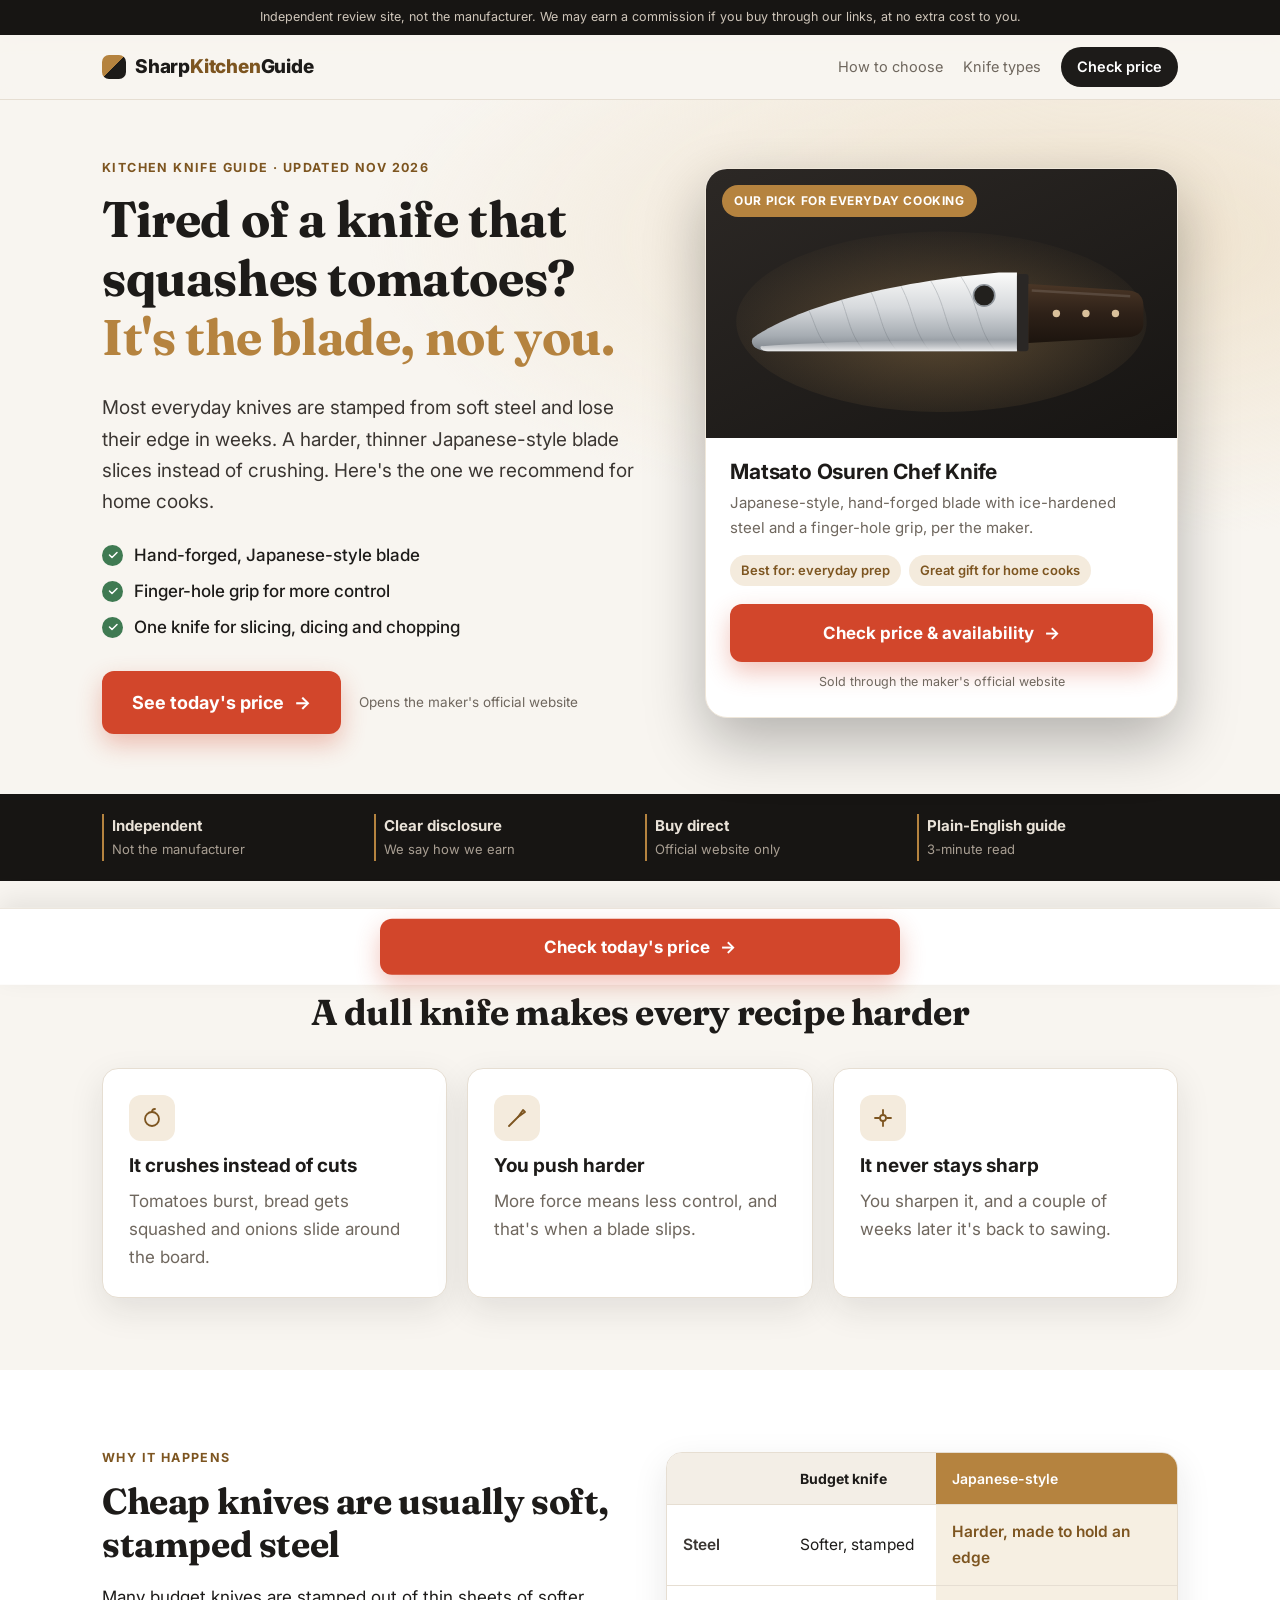
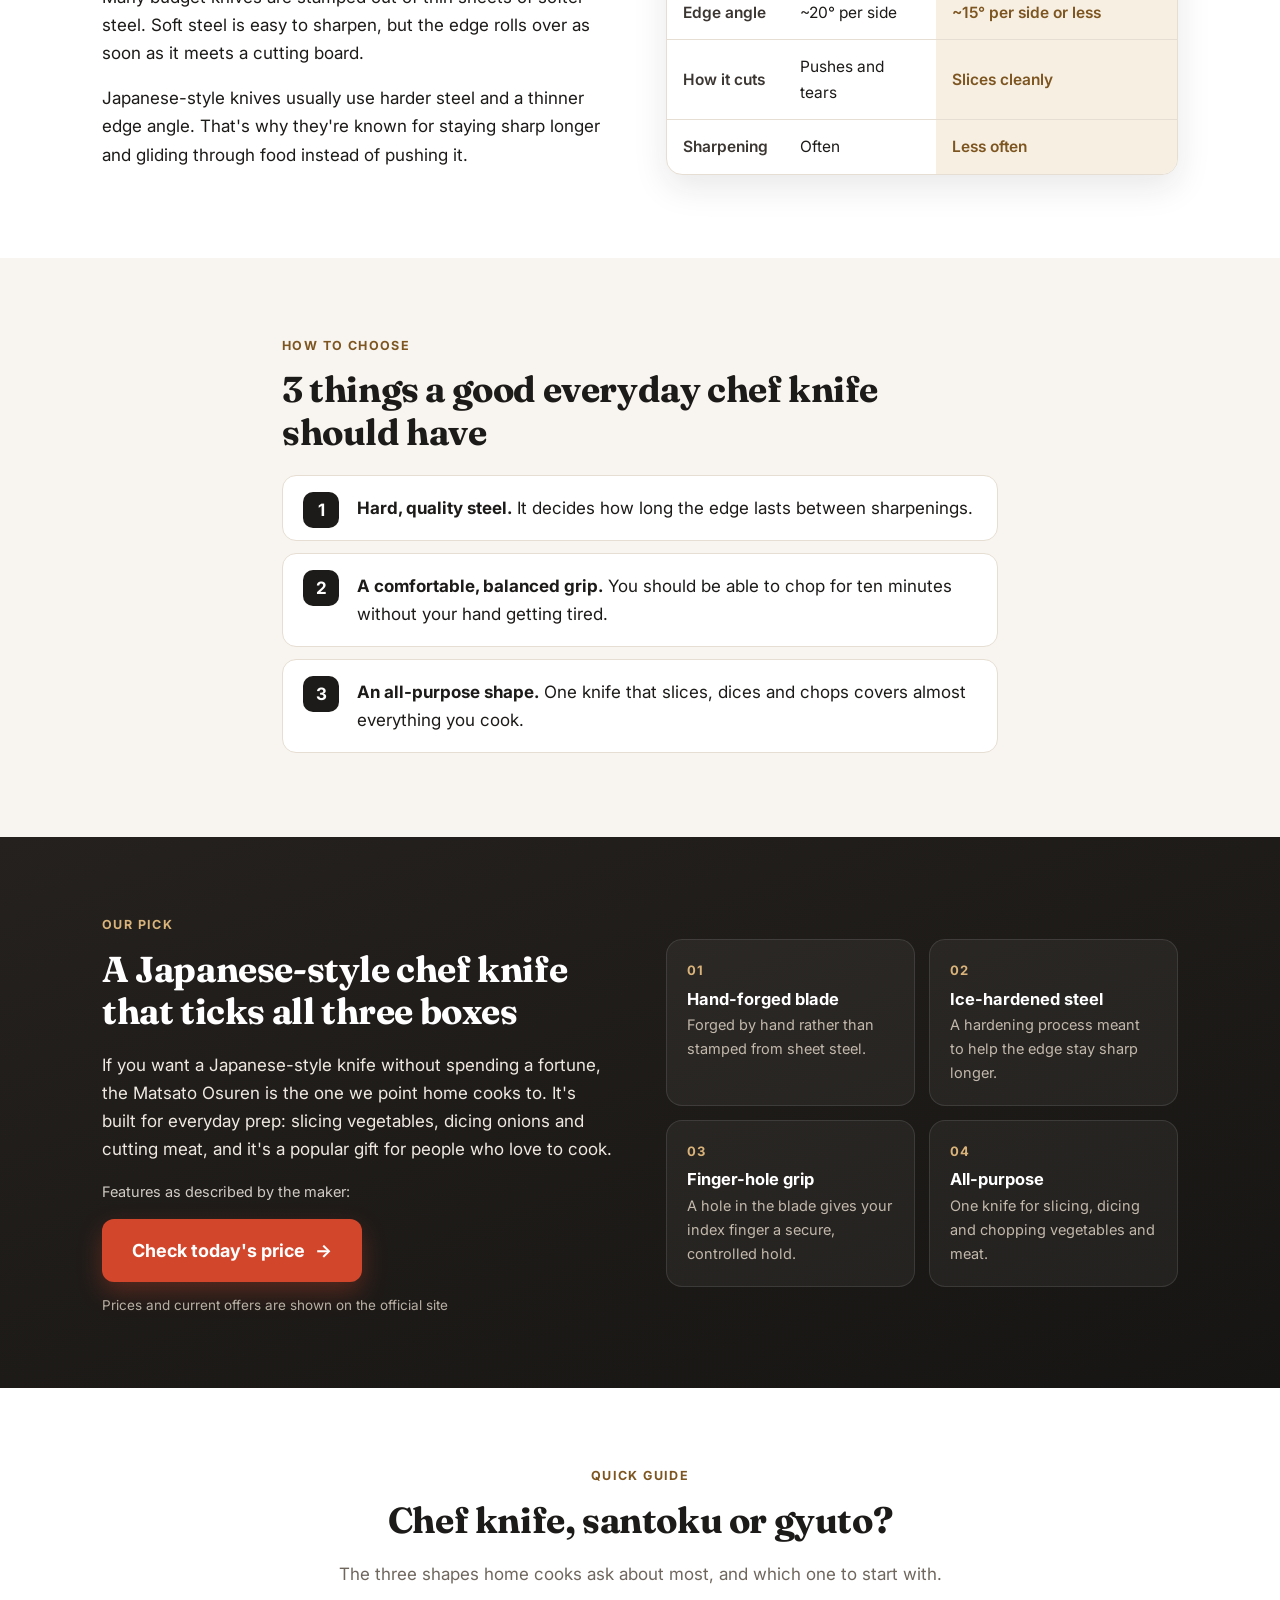
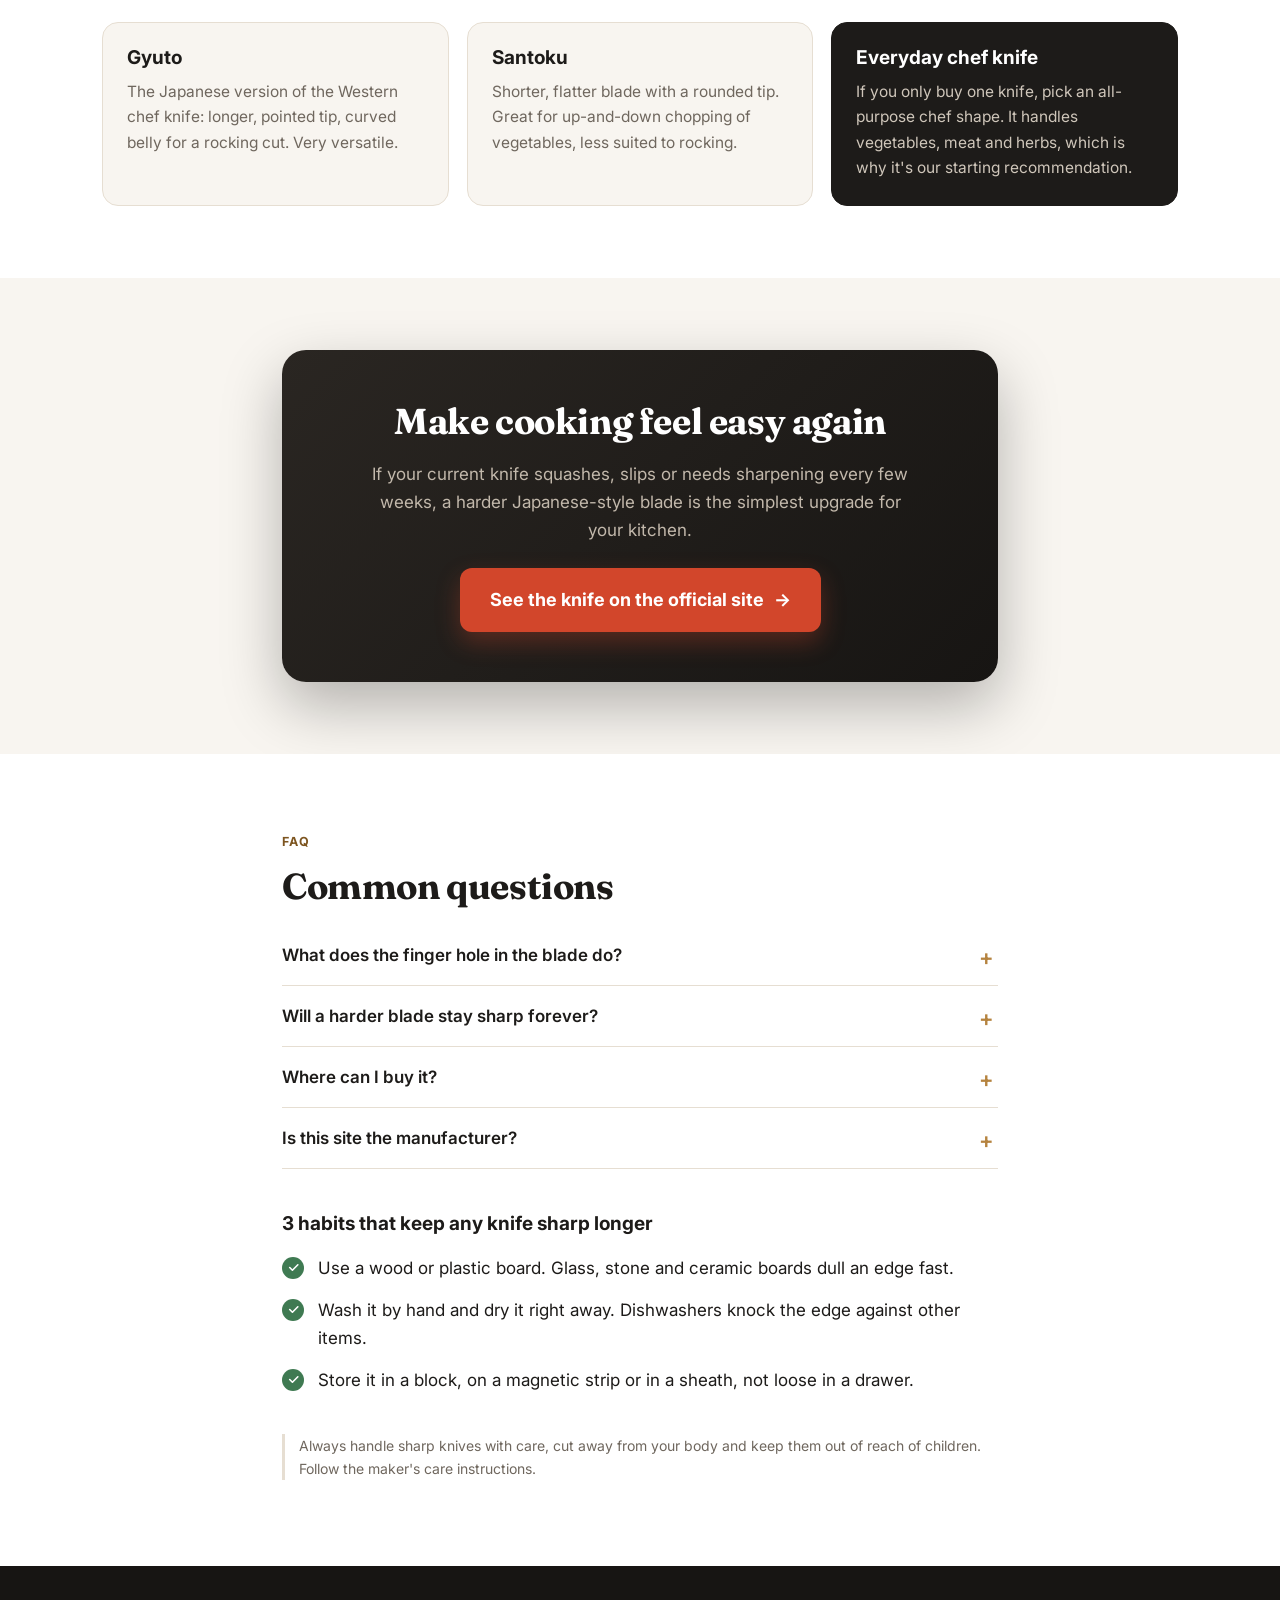
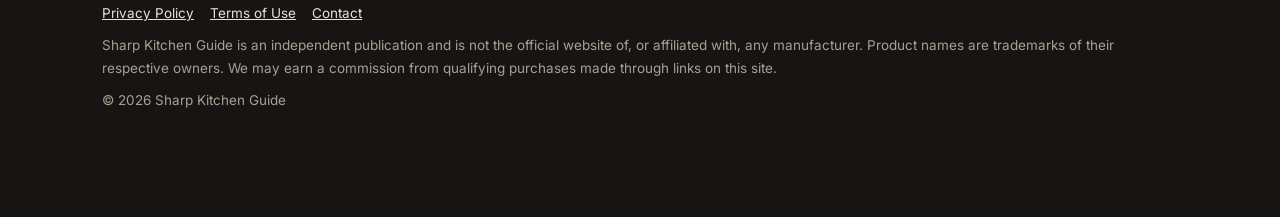
<file: index.html>
<!DOCTYPE html>
<html lang="en">
<head>
<meta charset="utf-8">
<meta name="viewport" content="width=device-width, initial-scale=1">
<title>Tired of a Dull Kitchen Knife? Our Japanese-Style Chef Knife Pick (2026) | Sharp Kitchen Guide</title>
<meta name="description" content="Why kitchen knives go dull, how to choose a chef knife that holds its edge, chef knife vs santoku vs gyuto, and the Japanese-style knife we recommend for everyday cooking.">
<link rel="preconnect" href="https://fonts.googleapis.com">
<link rel="preconnect" href="https://fonts.gstatic.com" crossorigin>
<link href="https://fonts.googleapis.com/css2?family=Inter:wght@400;500;600;700&family=Fraunces:opsz,wght@9..144,600;9..144,700&display=swap" rel="stylesheet">
<link rel="stylesheet" href="styles.css?v=2">
<!-- Google tag (gtag.js) - Google Ads -->
<script async src="https://www.googletagmanager.com/gtag/js?id=AW-18559777099"></script>
<script>
  window.dataLayer = window.dataLayer || [];
  function gtag(){dataLayer.push(arguments);}
  gtag('js', new Date());
  gtag('config', 'AW-18559777099');
</script>
</head>
<body>

<div class="topbar">Independent review site, not the manufacturer. We may earn a commission if you buy through our links, at no extra cost to you.</div>

<header class="site">
  <div class="wrap">
    <a class="logo" href="index.html"><span class="dot"></span><span class="name">Sharp<span>Kitchen</span>Guide</span></a>
    <nav>
      <a class="hide-m" href="#choose">How to choose</a>
      <a class="hide-m" href="#types">Knife types</a>
      <a class="nav-cta" href="https://hop.clickbank.net/?affiliate=adomnia&amp;vendor=MATSATOPRO" rel="sponsored nofollow noopener" target="_blank">Check price</a>
    </nav>
  </div>
</header>

<!-- HERO -->
<section class="hero">
  <div class="wrap hero-grid">
    <div class="hero-copy">
      <span class="eyebrow">Kitchen knife guide · Updated Nov 2026</span>
      <h1>Tired of a knife that squashes tomatoes? <em>It's the blade, not you.</em></h1>
      <p class="lead">Most everyday knives are stamped from soft steel and lose their edge in weeks. A harder, thinner Japanese-style blade slices instead of crushing. Here's the one we recommend for home cooks.</p>
      <ul class="ticks">
        <li>Hand-forged, Japanese-style blade</li>
        <li>Finger-hole grip for more control</li>
        <li>One knife for slicing, dicing and chopping</li>
      </ul>
      <div class="cta-row">
        <a class="btn" href="https://hop.clickbank.net/?affiliate=adomnia&amp;vendor=MATSATOPRO" rel="sponsored nofollow noopener" target="_blank">See today's price <span class="arr">→</span></a>
        <span class="cta-sub">Opens the maker's official website</span>
      </div>
    </div>

    <!-- Pick card -->
    <a class="pick" href="https://hop.clickbank.net/?affiliate=adomnia&amp;vendor=MATSATOPRO" rel="sponsored nofollow noopener" target="_blank" aria-label="Our pick: see today's price on the official website">
      <span class="pick-badge">Our pick for everyday cooking</span>
      <div class="pick-art" aria-hidden="true">
        <svg viewBox="0 0 520 240" xmlns="http://www.w3.org/2000/svg">
          <defs>
            <linearGradient id="steel" x1="0" y1="0" x2="0" y2="1">
              <stop offset="0" stop-color="#fbfbfa"/><stop offset=".45" stop-color="#d6d9dc"/><stop offset=".8" stop-color="#a7adb3"/><stop offset="1" stop-color="#7d838a"/>
            </linearGradient>
            <linearGradient id="edge" x1="0" y1="0" x2="0" y2="1">
              <stop offset="0" stop-color="#ffffff" stop-opacity=".0"/><stop offset="1" stop-color="#ffffff" stop-opacity=".85"/>
            </linearGradient>
            <linearGradient id="handle" x1="0" y1="0" x2="0" y2="1">
              <stop offset="0" stop-color="#4a3626"/><stop offset=".5" stop-color="#2e2118"/><stop offset="1" stop-color="#1c140e"/>
            </linearGradient>
            <radialGradient id="glow" cx=".5" cy=".55" r=".6">
              <stop offset="0" stop-color="#c79a5b" stop-opacity=".35"/><stop offset="1" stop-color="#c79a5b" stop-opacity="0"/>
            </radialGradient>
            <clipPath id="bladeClip"><path d="M30 150 C 60 128, 150 86, 330 70 L 352 70 L 352 166 L 52 166 C 36 166, 26 160, 30 150 Z"/></clipPath>
          </defs>
          <ellipse cx="260" cy="130" rx="250" ry="110" fill="url(#glow)"/>
          <!-- blade -->
          <path d="M30 150 C 60 128, 150 86, 330 70 L 352 70 L 352 166 L 52 166 C 36 166, 26 160, 30 150 Z" fill="url(#steel)"/>
          <g clip-path="url(#bladeClip)" opacity=".28" fill="none" stroke="#5f666d" stroke-width="1.2">
            <path d="M120 70 C 150 110, 140 140, 170 170"/><path d="M160 70 C 190 110, 180 140, 210 170"/><path d="M200 70 C 230 110, 220 140, 250 170"/>
            <path d="M240 70 C 270 110, 260 140, 290 170"/><path d="M280 70 C 310 110, 300 140, 330 170"/><path d="M80 90 C 110 120, 100 145, 130 170"/>
          </g>
          <path d="M40 160 C 120 154, 240 152, 352 152 L 352 166 L 52 166 C 44 166, 38 164, 40 160 Z" fill="url(#edge)"/>
          <!-- finger hole -->
          <circle cx="312" cy="98" r="13" fill="#22201d" stroke="#8f959b" stroke-width="2"/>
          <!-- bolster + handle -->
          <rect x="352" y="72" width="14" height="94" rx="3" fill="#2a2725"/>
          <path d="M366 84 L 488 92 C 500 93, 506 100, 506 110 L 506 132 C 506 142, 500 148, 488 149 L 366 156 Z" fill="url(#handle)"/>
          <circle cx="400" cy="120" r="4.5" fill="#d9c09a"/><circle cx="436" cy="120" r="4.5" fill="#d9c09a"/><circle cx="472" cy="120" r="4.5" fill="#d9c09a"/>
          <path d="M370 92 L 490 99" stroke="#ffffff" stroke-opacity=".12" stroke-width="3"/>
        </svg>
      </div>
      <div class="pick-body">
        <h2 class="pick-title">Matsato Osuren Chef Knife</h2>
        <p class="pick-desc">Japanese-style, hand-forged blade with ice-hardened steel and a finger-hole grip, per the maker.</p>
        <div class="tags"><span>Best for: everyday prep</span><span>Great gift for home cooks</span></div>
        <span class="btn btn-block">Check price &amp; availability <span class="arr">→</span></span>
        <span class="pick-note">Sold through the maker's official website</span>
      </div>
    </a>
  </div>
</section>

<!-- TRUST STRIP -->
<div class="strip">
  <div class="wrap strip-grid">
    <div><strong>Independent</strong><span>Not the manufacturer</span></div>
    <div><strong>Clear disclosure</strong><span>We say how we earn</span></div>
    <div><strong>Buy direct</strong><span>Official website only</span></div>
    <div><strong>Plain-English guide</strong><span>3-minute read</span></div>
  </div>
</div>

<!-- PAIN -->
<section>
  <div class="wrap">
    <div class="head center">
      <span class="eyebrow">Sound familiar?</span>
      <h2>A dull knife makes every recipe harder</h2>
    </div>
    <div class="cards">
      <div class="card">
        <div class="icon"><svg viewBox="0 0 24 24"><circle cx="12" cy="13" r="7"/><path d="M12 6c0-2 1-3 3-3"/></svg></div>
        <h3>It crushes instead of cuts</h3>
        <p>Tomatoes burst, bread gets squashed and onions slide around the board.</p>
      </div>
      <div class="card">
        <div class="icon"><svg viewBox="0 0 24 24"><path d="M4 20l9-9"/><path d="M13 11l5-7 2 2-7 5"/></svg></div>
        <h3>You push harder</h3>
        <p>More force means less control, and that's when a blade slips.</p>
      </div>
      <div class="card">
        <div class="icon"><svg viewBox="0 0 24 24"><path d="M12 4v4M12 16v4M4 12h4M16 12h4"/><circle cx="12" cy="12" r="3"/></svg></div>
        <h3>It never stays sharp</h3>
        <p>You sharpen it, and a couple of weeks later it's back to sawing.</p>
      </div>
    </div>
  </div>
</section>

<!-- WHY -->
<section class="white">
  <div class="wrap two">
    <div>
      <span class="eyebrow">Why it happens</span>
      <h2>Cheap knives are usually soft, stamped steel</h2>
      <p>Many budget knives are stamped out of thin sheets of softer steel. Soft steel is easy to sharpen, but the edge rolls over as soon as it meets a cutting board.</p>
      <p>Japanese-style knives usually use harder steel and a thinner edge angle. That's why they're known for staying sharp longer and gliding through food instead of pushing it.</p>
    </div>
    <div>
      <table class="compare">
        <thead><tr><th></th><th>Budget knife</th><th class="hl">Japanese-style</th></tr></thead>
        <tbody>
          <tr><td>Steel</td><td>Softer, stamped</td><td class="hl">Harder, made to hold an edge</td></tr>
          <tr><td>Edge angle</td><td>~20° per side</td><td class="hl">~15° per side or less</td></tr>
          <tr><td>How it cuts</td><td>Pushes and tears</td><td class="hl">Slices cleanly</td></tr>
          <tr><td>Sharpening</td><td>Often</td><td class="hl">Less often</td></tr>
        </tbody>
      </table>
    </div>
  </div>
</section>

<!-- HOW TO CHOOSE -->
<section id="choose">
  <div class="wrap narrow">
    <span class="eyebrow">How to choose</span>
    <h2>3 things a good everyday chef knife should have</h2>
    <ol class="steps">
      <li><strong>Hard, quality steel.</strong> It decides how long the edge lasts between sharpenings.</li>
      <li><strong>A comfortable, balanced grip.</strong> You should be able to chop for ten minutes without your hand getting tired.</li>
      <li><strong>An all-purpose shape.</strong> One knife that slices, dices and chops covers almost everything you cook.</li>
    </ol>
  </div>
</section>

<!-- PRODUCT -->
<section class="dark" id="knife">
  <div class="wrap two">
    <div>
      <span class="eyebrow light">Our pick</span>
      <h2>A Japanese-style chef knife that ticks all three boxes</h2>
      <p>If you want a Japanese-style knife without spending a fortune, the Matsato Osuren is the one we point home cooks to. It's built for everyday prep: slicing vegetables, dicing onions and cutting meat, and it's a popular gift for people who love to cook.</p>
      <p class="small">Features as described by the maker:</p>
      <div class="cta-row">
        <a class="btn" href="https://hop.clickbank.net/?affiliate=adomnia&amp;vendor=MATSATOPRO" rel="sponsored nofollow noopener" target="_blank">Check today's price <span class="arr">→</span></a>
        <span class="cta-sub light">Prices and current offers are shown on the official site</span>
      </div>
    </div>
    <div class="features">
      <div class="feature"><span class="fnum">01</span><h3>Hand-forged blade</h3><p>Forged by hand rather than stamped from sheet steel.</p></div>
      <div class="feature"><span class="fnum">02</span><h3>Ice-hardened steel</h3><p>A hardening process meant to help the edge stay sharp longer.</p></div>
      <div class="feature"><span class="fnum">03</span><h3>Finger-hole grip</h3><p>A hole in the blade gives your index finger a secure, controlled hold.</p></div>
      <div class="feature"><span class="fnum">04</span><h3>All-purpose</h3><p>One knife for slicing, dicing and chopping vegetables and meat.</p></div>
    </div>
  </div>
</section>

<!-- KNIFE TYPES -->
<section class="white" id="types">
  <div class="wrap">
    <div class="head center">
      <span class="eyebrow">Quick guide</span>
      <h2>Chef knife, santoku or gyuto?</h2>
      <p class="sub">The three shapes home cooks ask about most, and which one to start with.</p>
    </div>
    <div class="types">
      <div class="type">
        <h3>Gyuto</h3>
        <p>The Japanese version of the Western chef knife: longer, pointed tip, curved belly for a rocking cut. Very versatile.</p>
      </div>
      <div class="type">
        <h3>Santoku</h3>
        <p>Shorter, flatter blade with a rounded tip. Great for up-and-down chopping of vegetables, less suited to rocking.</p>
      </div>
      <div class="type featured">
        <h3>Everyday chef knife</h3>
        <p>If you only buy one knife, pick an all-purpose chef shape. It handles vegetables, meat and herbs, which is why it's our starting recommendation.</p>
      </div>
    </div>
  </div>
</section>

<!-- CTA BAND -->
<section>
  <div class="wrap narrow">
    <div class="band">
      <h2>Make cooking feel easy again</h2>
      <p>If your current knife squashes, slips or needs sharpening every few weeks, a harder Japanese-style blade is the simplest upgrade for your kitchen.</p>
      <a class="btn" href="https://hop.clickbank.net/?affiliate=adomnia&amp;vendor=MATSATOPRO" rel="sponsored nofollow noopener" target="_blank">See the knife on the official site <span class="arr">→</span></a>
    </div>
  </div>
</section>

<!-- FAQ + TIPS -->
<section class="white">
  <div class="wrap narrow">
    <span class="eyebrow">FAQ</span>
    <h2>Common questions</h2>
    <details>
      <summary>What does the finger hole in the blade do?</summary>
      <p>It gives your index finger a place to rest, which helps you hold the knife steadily and control the cut, especially on harder vegetables.</p>
    </details>
    <details>
      <summary>Will a harder blade stay sharp forever?</summary>
      <p>No knife does. A harder blade usually holds its edge longer, but it still needs occasional honing or sharpening, and good habits (below) make a big difference.</p>
    </details>
    <details>
      <summary>Where can I buy it?</summary>
      <p>We link to the maker's official website, where you can see the current price, offers and shipping details before deciding.</p>
    </details>
    <details>
      <summary>Is this site the manufacturer?</summary>
      <p>No. Sharp Kitchen Guide is an independent publication. If you buy through our links we may earn a commission, at no extra cost to you.</p>
    </details>

    <h3 class="tips-h">3 habits that keep any knife sharp longer</h3>
    <ul class="checklist">
      <li>Use a wood or plastic board. Glass, stone and ceramic boards dull an edge fast.</li>
      <li>Wash it by hand and dry it right away. Dishwashers knock the edge against other items.</li>
      <li>Store it in a block, on a magnetic strip or in a sheath, not loose in a drawer.</li>
    </ul>

    <p class="note">Always handle sharp knives with care, cut away from your body and keep them out of reach of children. Follow the maker's care instructions.</p>
  </div>
</section>

<div class="sticky" id="sticky"><a class="btn btn-block" href="https://hop.clickbank.net/?affiliate=adomnia&amp;vendor=MATSATOPRO" rel="sponsored nofollow noopener" target="_blank">Check today's price <span class="arr">→</span></a></div>

<footer class="site">
  <div class="wrap">
    <p><a href="privacy.html">Privacy Policy</a><a href="terms.html">Terms of Use</a><a href="contact.html">Contact</a></p>
    <p>Sharp Kitchen Guide is an independent publication and is not the official website of, or affiliated with, any manufacturer. Product names are trademarks of their respective owners. We may earn a commission from qualifying purchases made through links on this site.</p>
    <p>© 2026 Sharp Kitchen Guide</p>
  </div>
</footer>

<script>
/* Passes the Google Ads keyword (?kw=) to ClickBank as a tracking id (tid), so each sale shows which keyword produced it. */
(function(){
  try{
    var p=new URLSearchParams(location.search);
    var raw=(p.get('kw')||'')+(p.get('mt')?'-'+p.get('mt'):'');
    var tid=raw.toLowerCase().replace(/[^a-z0-9]/g,'').slice(0,24);
    if(!tid) return;
    document.querySelectorAll('a[href*="hop.clickbank.net"]').forEach(function(a){
      var u=new URL(a.href); u.searchParams.set('tid',tid); a.href=u.toString();
    });
  }catch(e){}
})();
/* Google Ads conversion: "Clique na oferta" fires when a visitor clicks through to the offer. */
document.querySelectorAll('a[href*="hop.clickbank.net"]').forEach(function(a){
  a.addEventListener('click',function(){
    if(typeof gtag==='function'){
      gtag('event','conversion',{'send_to':'AW-18559777099/0f0_CPPCoLMdEMvy_pFF','transport_type':'beacon'});
    }
  });
});
/* Show the sticky button once the visitor scrolls past the hero. */
(function(){
  var s=document.getElementById('sticky'); var h=document.querySelector('.hero');
  if(!s||!h||!('IntersectionObserver' in window)){ if(s) s.classList.add('on'); return; }
  new IntersectionObserver(function(e){ s.classList.toggle('on', !e[0].isIntersecting); }).observe(h);
})();
</script>

</body>
</html>
</file>
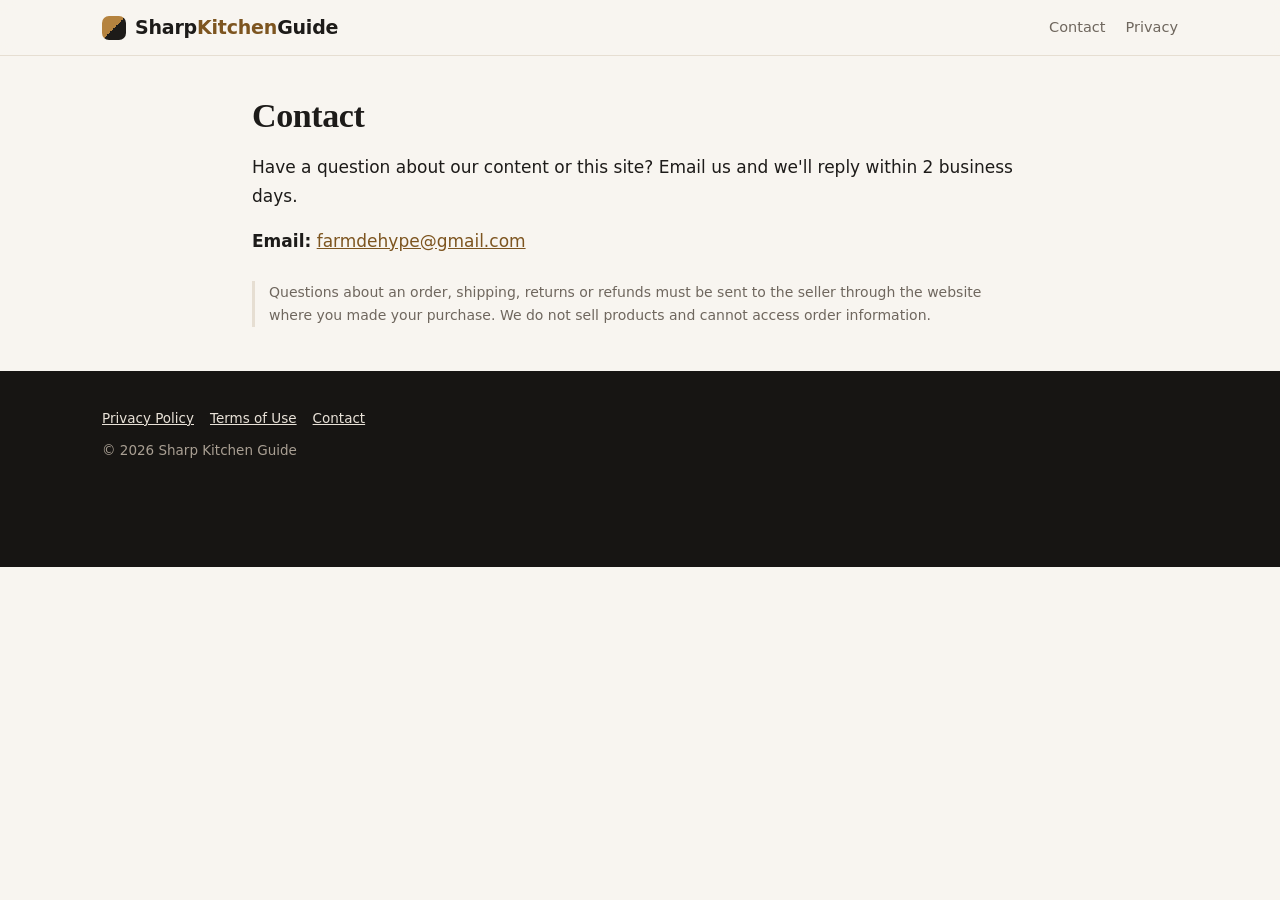
<file: contact.html>
<!DOCTYPE html>
<html lang="en">
<head>
<meta charset="utf-8">
<meta name="viewport" content="width=device-width, initial-scale=1">
<title>Contact | Sharp Kitchen Guide</title>
<link rel="stylesheet" href="styles.css?v=1">
</head>
<body>
<header class="site"><div class="wrap"><a class="logo" href="index.html"><span class="dot"></span><span class="name">Sharp<span>Kitchen</span>Guide</span></a><nav><a href="contact.html">Contact</a><a href="privacy.html">Privacy</a></nav></div></header>
<main class="wrap legal">
<h1>Contact</h1>
<p>Have a question about our content or this site? Email us and we'll reply within 2 business days.</p>

<p><strong>Email:</strong> <a href="mailto:farmdehype@gmail.com">farmdehype@gmail.com</a></p>
<p class="note">Questions about an order, shipping, returns or refunds must be sent to the seller through the website where you made your purchase. We do not sell products and cannot access order information.</p>
</main>
<footer class="site"><div class="wrap"><p><a href="privacy.html">Privacy Policy</a><a href="terms.html">Terms of Use</a><a href="contact.html">Contact</a></p><p>© 2026 Sharp Kitchen Guide</p></div></footer>
</body>
</html>
</file>
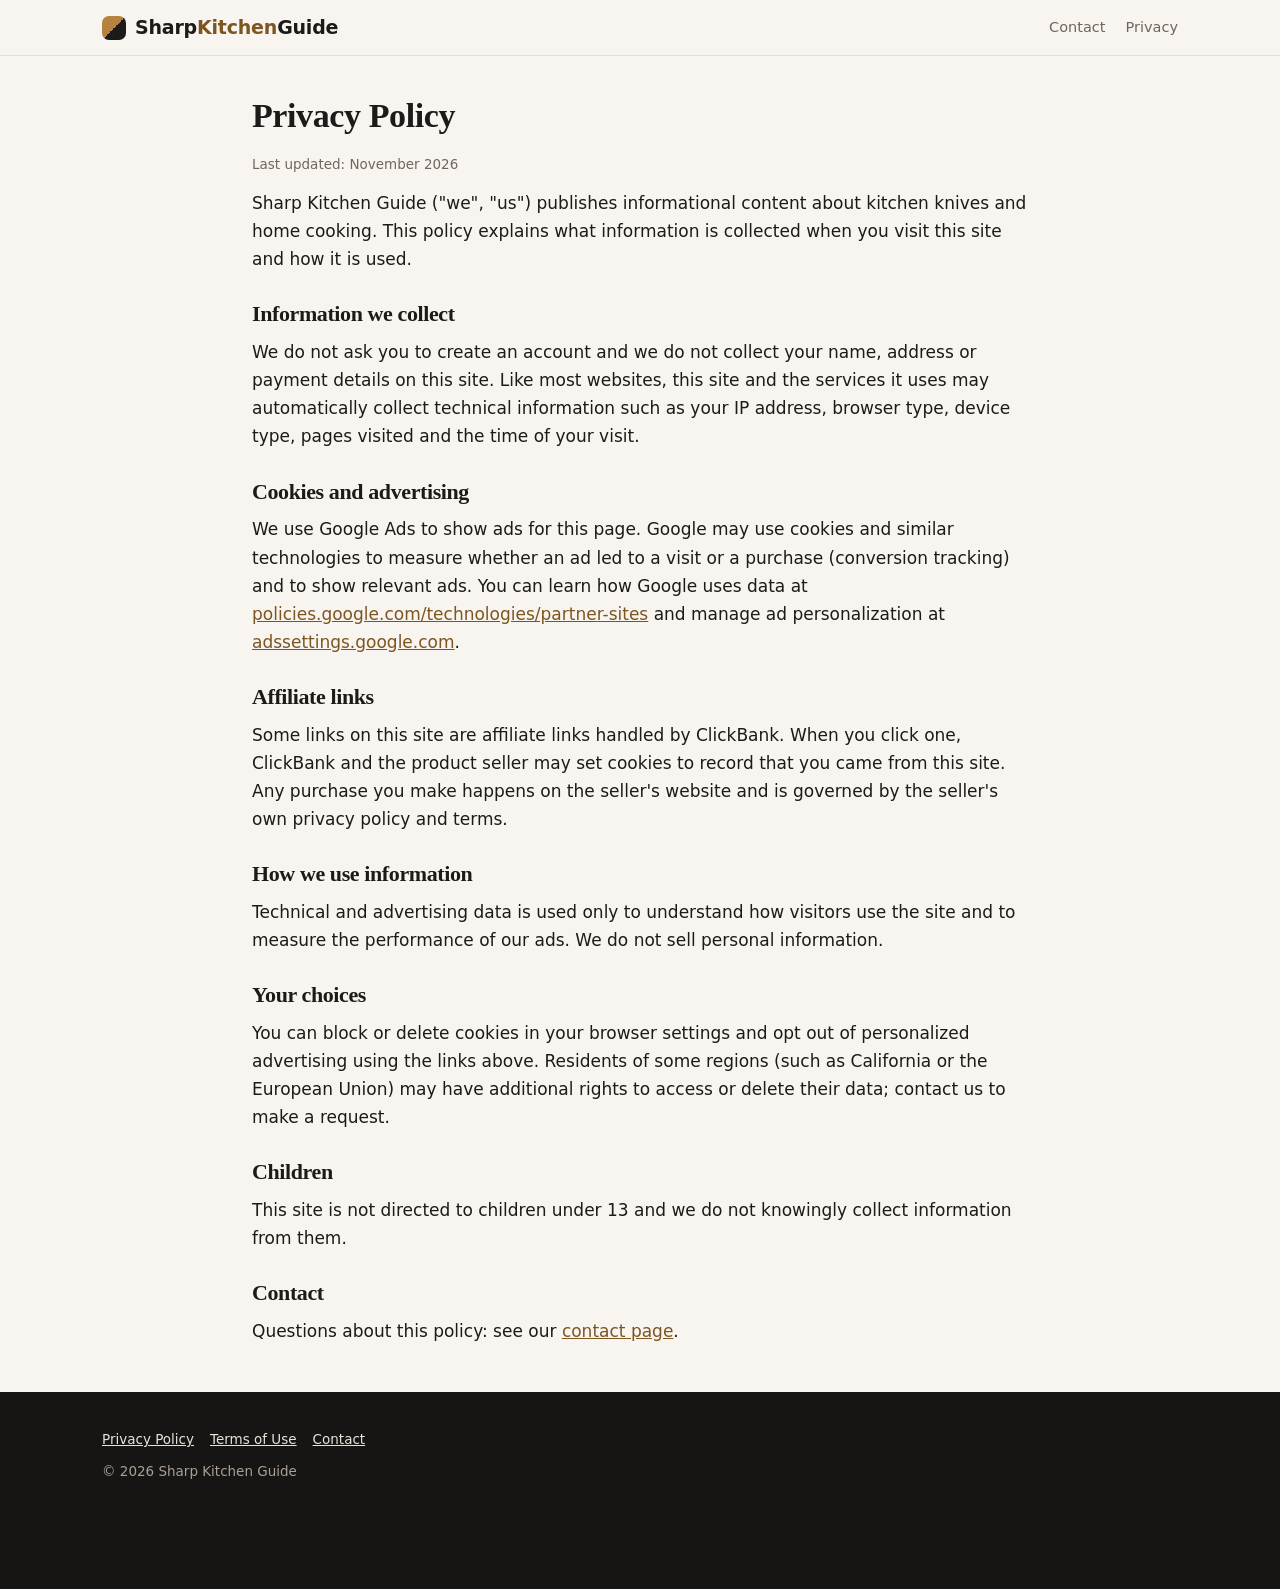
<file: privacy.html>
<!DOCTYPE html>
<html lang="en">
<head>
<meta charset="utf-8">
<meta name="viewport" content="width=device-width, initial-scale=1">
<title>Privacy Policy | Sharp Kitchen Guide</title>
<link rel="stylesheet" href="styles.css?v=1">
</head>
<body>
<header class="site"><div class="wrap"><a class="logo" href="index.html"><span class="dot"></span><span class="name">Sharp<span>Kitchen</span>Guide</span></a><nav><a href="contact.html">Contact</a><a href="privacy.html">Privacy</a></nav></div></header>
<main class="wrap legal">
<h1>Privacy Policy</h1>
<p class="byline">Last updated: November 2026</p>

<p>Sharp Kitchen Guide ("we", "us") publishes informational content about kitchen knives and home cooking. This policy explains what information is collected when you visit this site and how it is used.</p>

<h2>Information we collect</h2>
<p>We do not ask you to create an account and we do not collect your name, address or payment details on this site. Like most websites, this site and the services it uses may automatically collect technical information such as your IP address, browser type, device type, pages visited and the time of your visit.</p>

<h2>Cookies and advertising</h2>
<p>We use Google Ads to show ads for this page. Google may use cookies and similar technologies to measure whether an ad led to a visit or a purchase (conversion tracking) and to show relevant ads. You can learn how Google uses data at <a href="https://policies.google.com/technologies/partner-sites" rel="noopener" target="_blank">policies.google.com/technologies/partner-sites</a> and manage ad personalization at <a href="https://adssettings.google.com" rel="noopener" target="_blank">adssettings.google.com</a>.</p>

<h2>Affiliate links</h2>
<p>Some links on this site are affiliate links handled by ClickBank. When you click one, ClickBank and the product seller may set cookies to record that you came from this site. Any purchase you make happens on the seller's website and is governed by the seller's own privacy policy and terms.</p>

<h2>How we use information</h2>
<p>Technical and advertising data is used only to understand how visitors use the site and to measure the performance of our ads. We do not sell personal information.</p>

<h2>Your choices</h2>
<p>You can block or delete cookies in your browser settings and opt out of personalized advertising using the links above. Residents of some regions (such as California or the European Union) may have additional rights to access or delete their data; contact us to make a request.</p>

<h2>Children</h2>
<p>This site is not directed to children under 13 and we do not knowingly collect information from them.</p>

<h2>Contact</h2>
<p>Questions about this policy: see our <a href="contact.html">contact page</a>.</p>
</main>
<footer class="site"><div class="wrap"><p><a href="privacy.html">Privacy Policy</a><a href="terms.html">Terms of Use</a><a href="contact.html">Contact</a></p><p>© 2026 Sharp Kitchen Guide</p></div></footer>
</body>
</html>
</file>
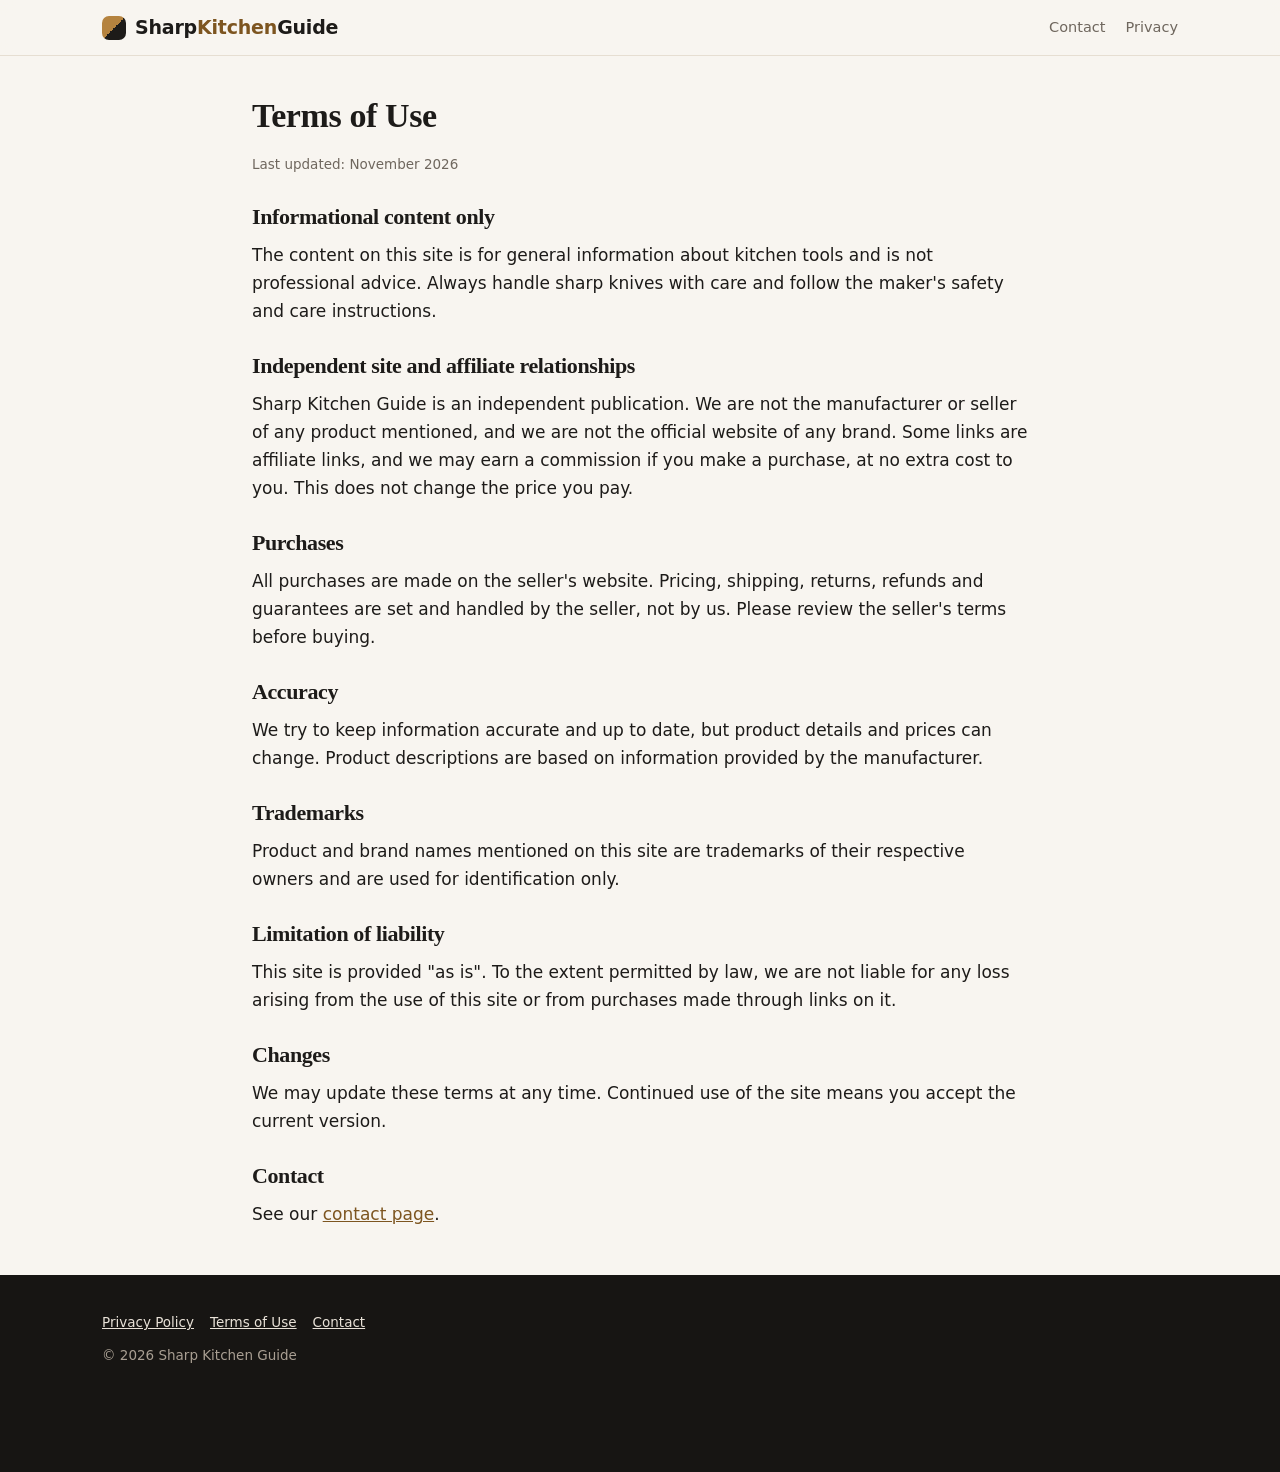
<file: terms.html>
<!DOCTYPE html>
<html lang="en">
<head>
<meta charset="utf-8">
<meta name="viewport" content="width=device-width, initial-scale=1">
<title>Terms of Use | Sharp Kitchen Guide</title>
<link rel="stylesheet" href="styles.css?v=1">
</head>
<body>
<header class="site"><div class="wrap"><a class="logo" href="index.html"><span class="dot"></span><span class="name">Sharp<span>Kitchen</span>Guide</span></a><nav><a href="contact.html">Contact</a><a href="privacy.html">Privacy</a></nav></div></header>
<main class="wrap legal">
<h1>Terms of Use</h1>
<p class="byline">Last updated: November 2026</p>

<h2>Informational content only</h2>
<p>The content on this site is for general information about kitchen tools and is not professional advice. Always handle sharp knives with care and follow the maker's safety and care instructions.</p>

<h2>Independent site and affiliate relationships</h2>
<p>Sharp Kitchen Guide is an independent publication. We are not the manufacturer or seller of any product mentioned, and we are not the official website of any brand. Some links are affiliate links, and we may earn a commission if you make a purchase, at no extra cost to you. This does not change the price you pay.</p>

<h2>Purchases</h2>
<p>All purchases are made on the seller's website. Pricing, shipping, returns, refunds and guarantees are set and handled by the seller, not by us. Please review the seller's terms before buying.</p>

<h2>Accuracy</h2>
<p>We try to keep information accurate and up to date, but product details and prices can change. Product descriptions are based on information provided by the manufacturer.</p>

<h2>Trademarks</h2>
<p>Product and brand names mentioned on this site are trademarks of their respective owners and are used for identification only.</p>

<h2>Limitation of liability</h2>
<p>This site is provided "as is". To the extent permitted by law, we are not liable for any loss arising from the use of this site or from purchases made through links on it.</p>

<h2>Changes</h2>
<p>We may update these terms at any time. Continued use of the site means you accept the current version.</p>

<h2>Contact</h2>
<p>See our <a href="contact.html">contact page</a>.</p>
</main>
<footer class="site"><div class="wrap"><p><a href="privacy.html">Privacy Policy</a><a href="terms.html">Terms of Use</a><a href="contact.html">Contact</a></p><p>© 2026 Sharp Kitchen Guide</p></div></footer>
</body>
</html>
</file>
<file: styles.css>
:root{
  --ink:#1d1b19;--ink-2:#3b3632;--muted:#6f675e;
  --paper:#f8f5f0;--white:#fff;--line:#e6ded2;
  --brass:#b5833f;--brass-soft:#f4ebdd;--brass-deep:#7d5520;
  --night:#171513;--night-2:#24211e;
  --cta:#d2462b;--cta-dark:#b23620;--good:#3f7a52;
  --radius:16px;--shadow:0 12px 34px rgba(29,27,25,.10);--shadow-lg:0 24px 60px rgba(0,0,0,.28)
}
*{box-sizing:border-box}
html{scroll-behavior:smooth}
body{margin:0;font-family:"Inter",system-ui,-apple-system,"Segoe UI",Roboto,Arial,sans-serif;color:var(--ink);background:var(--paper);line-height:1.65;font-size:17px;-webkit-font-smoothing:antialiased}
img{max-width:100%;display:block}
a{color:var(--brass-deep)}
h1,h2,h3{line-height:1.18;margin:0 0 .5em}
h1,h2{font-family:"Fraunces",Georgia,"Times New Roman",serif;font-weight:700;letter-spacing:-.4px}
h1{font-size:clamp(32px,4.6vw,50px)}
h1 em{font-style:normal;color:var(--brass)}
h2{font-size:clamp(26px,3.4vw,36px)}
h3{font-size:19px;font-weight:700}
p{margin:0 0 1em}
.wrap{max-width:1120px;margin:0 auto;padding:0 22px}
.narrow{max-width:760px}
.center{text-align:center}
.small{font-size:14.5px;opacity:.85}
.eyebrow{display:inline-block;font-size:12.5px;font-weight:700;letter-spacing:1.4px;text-transform:uppercase;color:var(--brass-deep);margin-bottom:12px}
.eyebrow.light{color:#d9b37a}

/* top disclosure + header */
.topbar{background:var(--night);color:#cfc6ba;font-size:12.5px;text-align:center;padding:7px 14px}
header.site{background:rgba(248,245,240,.94);backdrop-filter:blur(8px);position:sticky;top:0;z-index:20;border-bottom:1px solid var(--line)}
header.site .wrap{display:flex;justify-content:space-between;align-items:center;padding-top:12px;padding-bottom:12px}
.logo{font-weight:800;font-size:19px;color:var(--ink);text-decoration:none;display:flex;align-items:center;gap:9px;letter-spacing:-.2px}
.logo .dot{width:24px;height:24px;border-radius:7px;background:linear-gradient(135deg,var(--brass) 0 50%,var(--ink) 50% 100%)}
.logo .name span{color:var(--brass-deep)}
nav{white-space:nowrap;display:flex;align-items:center}
nav a{font-size:14.5px;margin-left:20px;color:var(--muted);text-decoration:none}
nav a:hover{color:var(--ink)}
nav a.nav-cta{background:var(--ink);color:#fff;padding:8px 16px;border-radius:999px;font-weight:600}
nav a.nav-cta:hover{background:var(--cta)}

/* buttons */
.btn{display:inline-flex;align-items:center;justify-content:center;gap:10px;background:var(--cta);color:#fff;text-decoration:none;font-weight:700;font-size:18px;padding:17px 30px;border-radius:12px;box-shadow:0 10px 24px rgba(210,70,43,.32);transition:transform .15s,background .15s,box-shadow .15s}
.btn:hover{background:var(--cta-dark);transform:translateY(-1px);box-shadow:0 14px 28px rgba(210,70,43,.38)}
.btn .arr{transition:transform .15s}
.btn:hover .arr{transform:translateX(3px)}
.btn-block{display:flex;width:100%}
.cta-row{display:flex;flex-wrap:wrap;align-items:center;gap:12px 18px;margin-top:8px}
.cta-sub{font-size:13.5px;color:var(--muted)}
.cta-sub.light{color:#b9b0a4}

/* hero */
.hero{background:radial-gradient(1200px 500px at 85% 20%,#efe2cc 0%,rgba(239,226,204,0) 60%),var(--paper);padding:52px 0 60px}
.hero-grid{display:grid;grid-template-columns:1.08fr .92fr;gap:48px;align-items:center}
.lead{font-size:19px;color:var(--ink-2)}
.ticks{list-style:none;padding:0;margin:4px 0 26px}
.ticks li{position:relative;padding:4px 0 4px 32px;font-weight:500}
.ticks li:before{content:"";position:absolute;left:0;top:8px;width:21px;height:21px;border-radius:50%;background:var(--good) url("data:image/svg+xml,%3Csvg xmlns='http://www.w3.org/2000/svg' viewBox='0 0 24 24' fill='none' stroke='white' stroke-width='3' stroke-linecap='round' stroke-linejoin='round'%3E%3Cpath d='M5 12l5 5L20 7'/%3E%3C/svg%3E") center/12px no-repeat}

/* pick card */
.pick{display:block;text-decoration:none;color:inherit;background:var(--white);border-radius:22px;box-shadow:var(--shadow-lg);overflow:hidden;position:relative;transition:transform .2s,box-shadow .2s;border:1px solid #efe7da}
.pick:hover{transform:translateY(-3px);box-shadow:0 30px 70px rgba(0,0,0,.32)}
.pick-badge{position:absolute;top:16px;left:16px;z-index:2;background:var(--brass);color:#fff;font-size:12px;font-weight:700;letter-spacing:.6px;text-transform:uppercase;padding:6px 12px;border-radius:999px}
.pick-art{background:linear-gradient(155deg,#2c2825 0%,var(--night) 100%);padding:46px 22px 26px}
.pick-art svg{width:100%;height:auto;display:block}
.pick-body{padding:22px 24px 24px}
.pick-title{font-family:"Inter",sans-serif;font-size:21px;font-weight:700;letter-spacing:-.2px;margin-bottom:6px}
.pick-desc{font-size:15px;color:var(--muted);margin-bottom:14px}
.tags{display:flex;flex-wrap:wrap;gap:8px;margin-bottom:18px}
.tags span{font-size:13px;background:var(--brass-soft);color:var(--brass-deep);padding:5px 11px;border-radius:999px;font-weight:600}
.pick .btn{font-size:17px;padding:15px 20px}
.pick-note{display:block;text-align:center;font-size:12.5px;color:var(--muted);margin-top:10px}

/* trust strip */
.strip{background:var(--night);color:#e9e2d8}
.strip-grid{display:grid;grid-template-columns:repeat(4,1fr);gap:10px;padding-top:20px;padding-bottom:20px}
.strip-grid div{display:flex;flex-direction:column;padding:0 8px;border-left:2px solid var(--brass)}
.strip-grid strong{font-size:15px}
.strip-grid span{font-size:13px;color:#a99f93}

/* sections */
section{padding:72px 0}
section.white{background:var(--white)}
section.dark{background:linear-gradient(160deg,var(--night-2) 0%,var(--night) 100%);color:#efe9e1}
section.dark h2{color:#fff}
.head{max-width:680px;margin:0 auto 34px}
.sub{color:var(--muted)}
.two{display:grid;grid-template-columns:1fr 1fr;gap:52px;align-items:center}

.cards{display:grid;grid-template-columns:repeat(3,1fr);gap:20px}
.card{background:var(--white);border:1px solid var(--line);border-radius:var(--radius);padding:26px;box-shadow:var(--shadow)}
.icon{width:46px;height:46px;border-radius:12px;background:var(--brass-soft);display:flex;align-items:center;justify-content:center;margin-bottom:14px}
.icon svg{width:24px;height:24px;stroke:var(--brass-deep);fill:none;stroke-width:1.8;stroke-linecap:round;stroke-linejoin:round}
.card p{color:var(--muted);margin:0}

.compare{width:100%;border-collapse:separate;border-spacing:0;background:var(--white);border-radius:16px;overflow:hidden;box-shadow:var(--shadow);font-size:15.5px;border:1px solid var(--line)}
.compare th,.compare td{padding:14px 16px;text-align:left;border-bottom:1px solid var(--line)}
.compare th{background:#f3eee6;font-size:14px}
.compare td:first-child{font-weight:600;color:var(--ink-2)}
.compare .hl{background:#f6efe2;color:var(--brass-deep);font-weight:600}
.compare th.hl{background:var(--brass);color:#fff}
.compare tr:last-child td{border-bottom:0}

.steps{list-style:none;counter-reset:s;padding:0;margin:22px 0 0}
.steps li{counter-increment:s;position:relative;padding:18px 20px 18px 74px;background:var(--white);border:1px solid var(--line);border-radius:14px;margin-bottom:12px}
.steps li:before{content:counter(s);position:absolute;left:20px;top:16px;width:36px;height:36px;border-radius:10px;background:var(--ink);color:#fff;font-weight:700;display:flex;align-items:center;justify-content:center}

.features{display:grid;grid-template-columns:1fr 1fr;gap:14px}
.feature{background:rgba(255,255,255,.05);border:1px solid rgba(255,255,255,.10);border-radius:16px;padding:20px}
.fnum{display:block;font-size:13px;font-weight:700;color:#d9b37a;letter-spacing:1px;margin-bottom:8px}
.feature h3{font-size:16.5px;color:#fff;margin-bottom:4px}
.feature p{font-size:14.5px;margin:0;color:#c2b8ab}

.types{display:grid;grid-template-columns:repeat(3,1fr);gap:18px}
.type{border:1px solid var(--line);border-radius:var(--radius);padding:24px;background:var(--paper)}
.type p{color:var(--muted);margin:0;font-size:15.5px}
.type.featured{background:var(--ink);color:#fff;border-color:var(--ink)}
.type.featured p{color:#cfc6ba}

.band{background:linear-gradient(135deg,#2a2622 0%,var(--night) 100%);color:#efe9e1;border-radius:24px;padding:50px 34px;text-align:center;box-shadow:var(--shadow-lg)}
.band h2{color:#fff}
.band p{max-width:560px;margin:0 auto 24px;color:#c2b8ab}

details{border-bottom:1px solid var(--line);padding:16px 0}
summary{cursor:pointer;font-weight:600;font-size:17px;list-style:none;position:relative;padding-right:30px}
summary::-webkit-details-marker{display:none}
summary:after{content:"+";position:absolute;right:4px;top:-2px;font-size:22px;color:var(--brass)}
details[open] summary:after{content:"–"}
details p{margin:10px 0 0;color:var(--muted)}
.tips-h{margin-top:44px}

.checklist{list-style:none;padding:0;margin:18px 0 0}
.checklist li{position:relative;padding:0 0 14px 36px}
.checklist li:before{content:"";position:absolute;left:0;top:3px;width:22px;height:22px;border-radius:50%;background:var(--good) url("data:image/svg+xml,%3Csvg xmlns='http://www.w3.org/2000/svg' viewBox='0 0 24 24' fill='none' stroke='white' stroke-width='3' stroke-linecap='round' stroke-linejoin='round'%3E%3Cpath d='M5 12l5 5L20 7'/%3E%3C/svg%3E") center/13px no-repeat}
.note{font-size:14px;color:var(--muted);border-left:3px solid var(--line);padding-left:14px;margin-top:26px}

/* sticky cta (shown after the hero) */
.sticky{position:fixed;left:0;right:0;bottom:0;z-index:30;background:rgba(255,255,255,.97);border-top:1px solid var(--line);padding:10px 14px;box-shadow:0 -8px 24px rgba(0,0,0,.08);transform:translateY(110%);transition:transform .25s}
.sticky.on{transform:translateY(0)}
.sticky .btn{max-width:520px;margin:0 auto;font-size:17px;padding:14px 20px}

footer.site{background:var(--night);color:#a99f93;font-size:13.5px;padding:36px 0 96px}
footer.site a{color:#e9e2d8;margin-right:16px}
footer.site p{margin:0 0 10px}

/* legal pages */
.legal{padding:40px 22px 30px;max-width:820px}
.legal h1{font-size:34px}
.legal h2{font-size:22px;margin-top:28px}
.byline{font-size:13.5px;color:var(--muted)}

@media (max-width:900px){
  .hero-grid,.two{grid-template-columns:1fr;gap:30px}
  .hero{padding:26px 0 44px}
  .cards,.types{grid-template-columns:1fr}
  .features{grid-template-columns:1fr 1fr}
  .strip-grid{grid-template-columns:1fr 1fr;row-gap:16px}
  section{padding:52px 0}
  .btn{width:100%}
  nav a{margin-left:12px}
  nav a.hide-m{display:none}
  .logo{font-size:17px}
  .topbar{font-size:11.5px;padding:6px 10px}
  .lead{font-size:17.5px}
}
@media (max-width:640px){
  h1{font-size:30px}
  .lead{font-size:16.5px;margin-bottom:0}
  .hero .ticks,.hero .cta-row{display:none}
  .hero-grid{gap:22px}
  .sticky{transform:none}
}
@media (max-width:520px){
  .features{grid-template-columns:1fr}
  .steps li{padding-left:66px}
  .pick-art{padding:40px 14px 18px}
}
</file>
